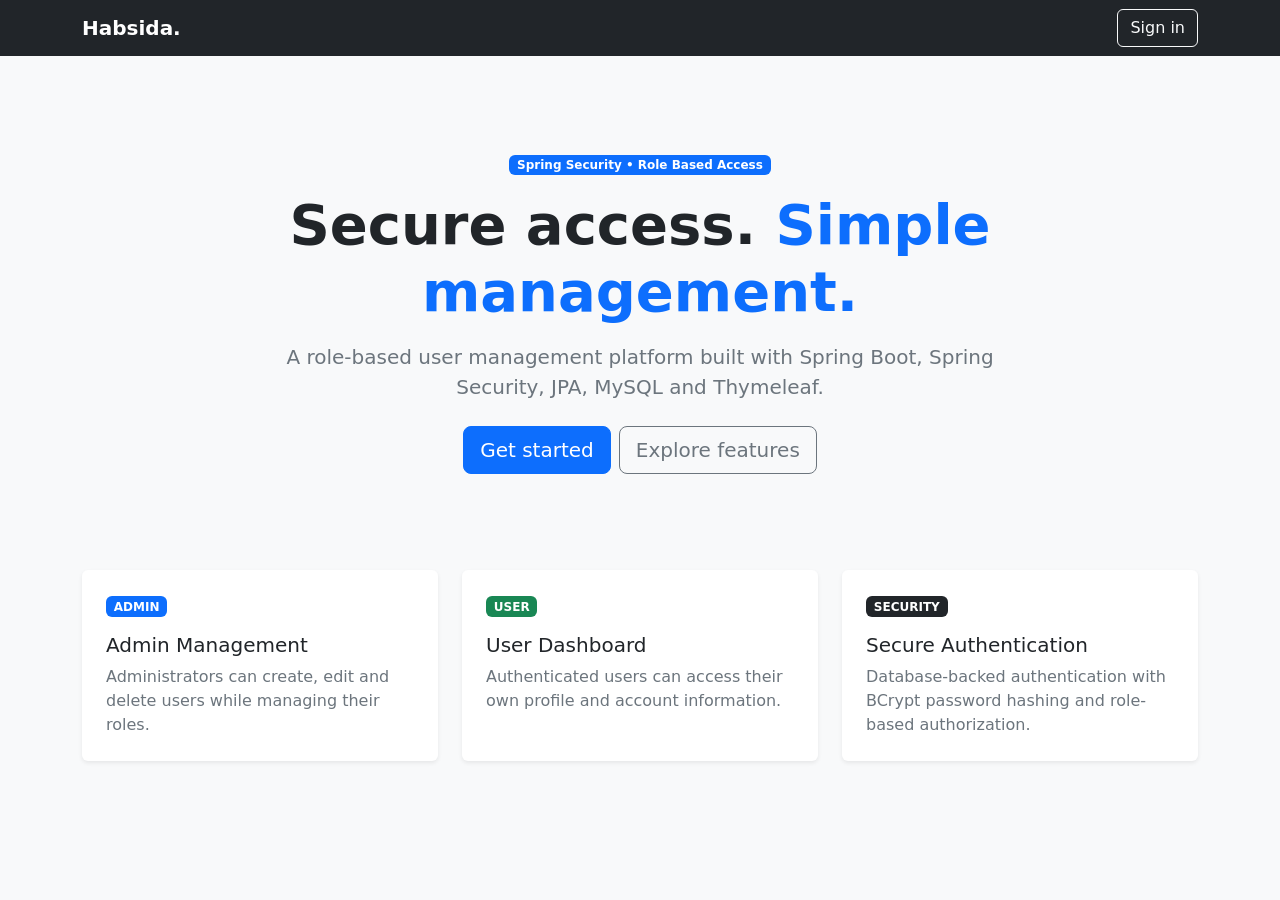
<file: src/main/resources/templates/index.html>
<!DOCTYPE html>
<html lang="en"
      xmlns:th="http://www.thymeleaf.org">

<head>
    <meta charset="UTF-8">
    <meta name="viewport"
          content="width=device-width, initial-scale=1.0">

    <title>Habsida Security</title>

    <!-- Bootstrap CSS -->
    <link href="https://cdn.jsdelivr.net/npm/bootstrap@5.3.8/dist/css/bootstrap.min.css"
          rel="stylesheet">
</head>

<body class="bg-light">

<!-- Navigation -->
<nav class="navbar navbar-expand-lg navbar-dark bg-dark">
    <div class="container">

        <a class="navbar-brand fw-bold"
           th:href="@{/}">
            Habsida.
        </a>

        <a class="btn btn-outline-light"
           th:href="@{/login}">
            Sign in
        </a>

    </div>
</nav>


<!-- Hero -->
<main class="container py-5">

    <div class="row justify-content-center text-center py-5">

        <div class="col-lg-8">

            <span class="badge text-bg-primary mb-3">
                Spring Security • Role Based Access
            </span>

            <h1 class="display-4 fw-bold mb-3">
                Secure access.
                <span class="text-primary">
                    Simple management.
                </span>
            </h1>

            <p class="lead text-secondary mb-4">
                A role-based user management platform built with
                Spring Boot, Spring Security, JPA, MySQL and Thymeleaf.
            </p>

            <div class="d-flex justify-content-center gap-2">

                <a class="btn btn-primary btn-lg"
                   th:href="@{/login}">
                    Get started
                </a>

                <a class="btn btn-outline-secondary btn-lg"
                   href="#features">
                    Explore features
                </a>

            </div>

        </div>

    </div>

</main>


<!-- Features -->
<section class="container pb-5"
         id="features">

    <div class="row g-4">

        <!-- Admin -->
        <div class="col-md-4">

            <div class="card h-100 shadow-sm border-0">

                <div class="card-body p-4">

                    <span class="badge text-bg-primary mb-3">
                        ADMIN
                    </span>

                    <h3 class="h5">
                        Admin Management
                    </h3>

                    <p class="text-secondary mb-0">
                        Administrators can create, edit and delete
                        users while managing their roles.
                    </p>

                </div>

            </div>

        </div>


        <!-- User -->
        <div class="col-md-4">

            <div class="card h-100 shadow-sm border-0">

                <div class="card-body p-4">

                    <span class="badge text-bg-success mb-3">
                        USER
                    </span>

                    <h3 class="h5">
                        User Dashboard
                    </h3>

                    <p class="text-secondary mb-0">
                        Authenticated users can access their own
                        profile and account information.
                    </p>

                </div>

            </div>

        </div>


        <!-- Security -->
        <div class="col-md-4">

            <div class="card h-100 shadow-sm border-0">

                <div class="card-body p-4">

                    <span class="badge text-bg-dark mb-3">
                        SECURITY
                    </span>

                    <h3 class="h5">
                        Secure Authentication
                    </h3>

                    <p class="text-secondary mb-0">
                        Database-backed authentication with BCrypt
                        password hashing and role-based authorization.
                    </p>

                </div>

            </div>

        </div>

    </div>

</section>


<!-- Bootstrap JS -->
<script src="https://cdn.jsdelivr.net/npm/bootstrap@5.3.8/dist/js/bootstrap.bundle.min.js">
</script>

</body>
</html>
</file>
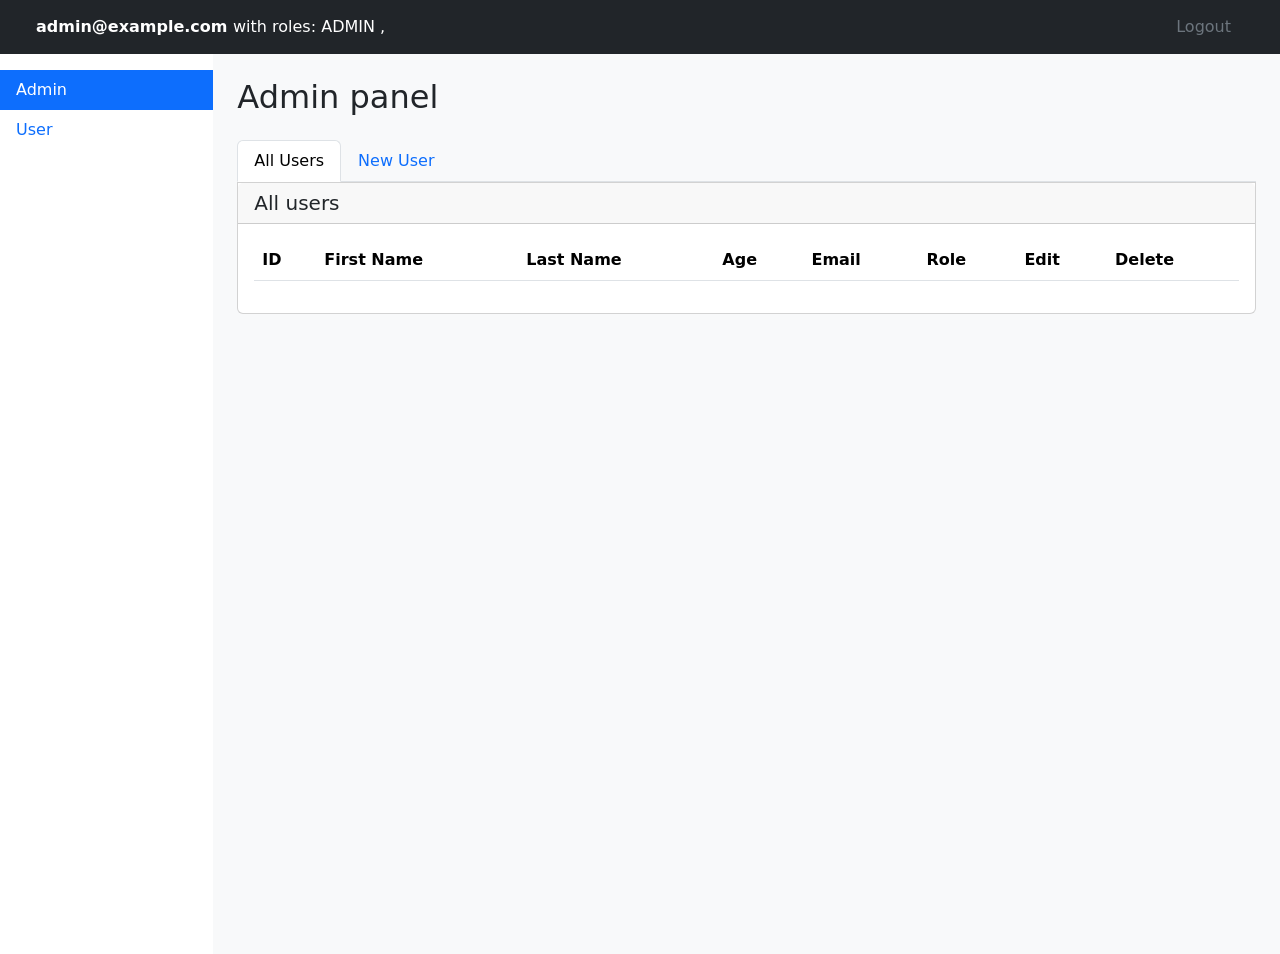
<file: src/main/resources/templates/admin.html>
<!DOCTYPE html>
<html lang="en"
      xmlns:th="http://www.thymeleaf.org">

<head>
    <meta charset="UTF-8">

    <meta name="viewport"
          content="width=device-width, initial-scale=1.0">

    <meta name="_csrf"
          th:content="${_csrf.token}">

    <meta name="_csrf_header"
          th:content="${_csrf.headerName}">

    <title>Admin Panel</title>

    <link href="https://cdn.jsdelivr.net/npm/bootstrap@5.3.8/dist/css/bootstrap.min.css"
          rel="stylesheet">
</head>

<body>

<nav class="navbar navbar-dark bg-dark px-4">

    <div class="container-fluid">

        <div class="text-white">

            <strong th:text="${authenticatedUser.email}">
                admin@example.com
            </strong>

            <span> with roles: </span>

            <span th:each="role, stat : ${authenticatedUser.roles}">

                <span th:text="${#strings.replace(
                        role.name,
                        'ROLE_',
                        ''
                )}">
                    ADMIN
                </span>

                <span th:if="${!stat.last}">, </span>

            </span>

        </div>

        <form th:action="@{/logout}"
              method="post"
              class="m-0">

            <button type="submit"
                    class="btn btn-link text-secondary text-decoration-none">
                Logout
            </button>

        </form>

    </div>

</nav>

<div class="container-fluid">

    <div class="row">

        <aside class="col-md-2 px-0 pt-3 min-vh-100 bg-white">

            <div class="nav flex-column nav-pills">

                <a class="nav-link active rounded-0"
                   th:href="@{/admin}">
                    Admin
                </a>

                <a class="nav-link rounded-0"
                   th:href="@{/user}">
                    User
                </a>

            </div>

        </aside>

        <main class="col-md-10 bg-light min-vh-100 p-4">

            <h1 class="h2 mb-4">
                Admin panel
            </h1>

            <ul class="nav nav-tabs"
                id="adminTabs"
                role="tablist">

                <li class="nav-item"
                    role="presentation">

                    <button class="nav-link active"
                            id="users-tab"
                            data-bs-toggle="tab"
                            data-bs-target="#users-pane"
                            type="button"
                            role="tab">

                        All Users

                    </button>

                </li>

                <li class="nav-item"
                    role="presentation">

                    <button class="nav-link"
                            id="new-user-tab"
                            data-bs-toggle="tab"
                            data-bs-target="#new-user-pane"
                            type="button"
                            role="tab">

                        New User

                    </button>

                </li>

            </ul>

            <div class="tab-content">

                <div class="tab-pane fade show active"
                     id="users-pane"
                     role="tabpanel">

                    <div class="card rounded-0 rounded-bottom">

                        <div class="card-header">

                            <h5 class="mb-0">
                                All users
                            </h5>

                        </div>

                        <div class="card-body">

                            <div class="table-responsive">

                                <table class="table table-striped align-middle">

                                    <thead>

                                    <tr>
                                        <th>ID</th>
                                        <th>First Name</th>
                                        <th>Last Name</th>
                                        <th>Age</th>
                                        <th>Email</th>
                                        <th>Role</th>
                                        <th>Edit</th>
                                        <th>Delete</th>
                                    </tr>

                                    </thead>

                                    <tbody id="usersTableBody">
                                    </tbody>

                                </table>

                            </div>

                        </div>

                    </div>

                    <div class="modal fade"
                         id="editUserModal"
                         tabindex="-1"
                         aria-hidden="true">

                        <div class="modal-dialog">

                            <div class="modal-content">

                                <div class="modal-header">

                                    <h5 class="modal-title">
                                        Edit user
                                    </h5>

                                    <button type="button"
                                            class="btn-close"
                                            data-bs-dismiss="modal"
                                            aria-label="Close">
                                    </button>

                                </div>

                                <form id="editUserForm">

                                    <div class="modal-body">

                                        <input type="hidden"
                                               id="editUserId">

                                        <div class="mb-3">

                                            <label class="form-label fw-bold">
                                                ID
                                            </label>

                                            <input type="text"
                                                   class="form-control"
                                                   id="editIdDisplay"
                                                   disabled>

                                        </div>

                                        <div class="mb-3">

                                            <label for="editFirstName"
                                                   class="form-label fw-bold">
                                                First name
                                            </label>

                                            <input type="text"
                                                   class="form-control"
                                                   id="editFirstName"
                                                   required>

                                        </div>

                                        <div class="mb-3">

                                            <label for="editLastName"
                                                   class="form-label fw-bold">
                                                Last name
                                            </label>

                                            <input type="text"
                                                   class="form-control"
                                                   id="editLastName"
                                                   required>

                                        </div>

                                        <div class="mb-3">

                                            <label for="editAge"
                                                   class="form-label fw-bold">
                                                Age
                                            </label>

                                            <input type="number"
                                                   class="form-control"
                                                   id="editAge"
                                                   required>

                                        </div>

                                        <div class="mb-3">

                                            <label for="editEmail"
                                                   class="form-label fw-bold">
                                                Email
                                            </label>

                                            <input type="email"
                                                   class="form-control"
                                                   id="editEmail"
                                                   required>

                                        </div>

                                        <div class="mb-3">

                                            <label for="editPassword"
                                                   class="form-label fw-bold">
                                                Password
                                            </label>

                                            <input type="password"
                                                   class="form-control"
                                                   id="editPassword"
                                                   autocomplete="new-password">

                                            <div class="form-text">
                                                Leave blank to keep the current password.
                                            </div>

                                        </div>

                                        <div class="mb-3">

                                            <label class="form-label fw-bold">
                                                Role
                                            </label>

                                            <div class="border rounded p-3 bg-light"
                                                 id="editRoles">
                                            </div>

                                        </div>

                                        <div class="alert alert-danger d-none"
                                             id="editError">
                                        </div>

                                    </div>

                                    <div class="modal-footer">

                                        <button type="button"
                                                class="btn btn-secondary"
                                                data-bs-dismiss="modal">
                                            Close
                                        </button>

                                        <button type="submit"
                                                class="btn btn-primary">
                                            Edit
                                        </button>

                                    </div>

                                </form>

                            </div>

                        </div>

                    </div>

                    <div class="modal fade"
                         id="deleteUserModal"
                         tabindex="-1"
                         aria-hidden="true">

                        <div class="modal-dialog">

                            <div class="modal-content">

                                <div class="modal-header">

                                    <h5 class="modal-title">
                                        Delete user
                                    </h5>

                                    <button type="button"
                                            class="btn-close"
                                            data-bs-dismiss="modal"
                                            aria-label="Close">
                                    </button>

                                </div>

                                <form id="deleteUserForm">

                                    <div class="modal-body">

                                        <input type="hidden"
                                               id="deleteUserId">

                                        <div class="mb-3">

                                            <label class="form-label fw-bold">
                                                ID
                                            </label>

                                            <input type="text"
                                                   class="form-control"
                                                   id="deleteIdDisplay"
                                                   disabled>

                                        </div>

                                        <div class="mb-3">

                                            <label class="form-label fw-bold">
                                                First name
                                            </label>

                                            <input type="text"
                                                   class="form-control"
                                                   id="deleteFirstName"
                                                   disabled>

                                        </div>

                                        <div class="mb-3">

                                            <label class="form-label fw-bold">
                                                Last name
                                            </label>

                                            <input type="text"
                                                   class="form-control"
                                                   id="deleteLastName"
                                                   disabled>

                                        </div>

                                        <div class="mb-3">

                                            <label class="form-label fw-bold">
                                                Age
                                            </label>

                                            <input type="number"
                                                   class="form-control"
                                                   id="deleteAge"
                                                   disabled>

                                        </div>

                                        <div class="mb-3">

                                            <label class="form-label fw-bold">
                                                Email
                                            </label>

                                            <input type="email"
                                                   class="form-control"
                                                   id="deleteEmail"
                                                   disabled>

                                        </div>

                                        <div class="mb-3">

                                            <label class="form-label fw-bold">
                                                Role
                                            </label>

                                            <input type="text"
                                                   class="form-control"
                                                   id="deleteRoles"
                                                   disabled>

                                        </div>

                                        <div class="alert alert-danger d-none"
                                             id="deleteError">
                                        </div>

                                    </div>

                                    <div class="modal-footer">

                                        <button type="button"
                                                class="btn btn-secondary"
                                                data-bs-dismiss="modal">
                                            Close
                                        </button>

                                        <button type="submit"
                                                class="btn btn-danger">
                                            Delete
                                        </button>

                                    </div>

                                </form>

                            </div>

                        </div>

                    </div>

                </div>

                <div class="tab-pane fade"
                     id="new-user-pane"
                     role="tabpanel">

                    <div class="card rounded-0 rounded-bottom">

                        <div class="card-header">

                            <h5 class="mb-0">
                                Add new user
                            </h5>

                        </div>

                        <div class="card-body">

                            <div class="row justify-content-center">

                                <div class="col-md-5">

                                    <form id="newUserForm">

                                        <div class="mb-3">

                                            <label for="newFirstName"
                                                   class="form-label fw-bold">
                                                First name
                                            </label>

                                            <input id="newFirstName"
                                                   type="text"
                                                   class="form-control"
                                                   required>

                                        </div>

                                        <div class="mb-3">

                                            <label for="newLastName"
                                                   class="form-label fw-bold">
                                                Last name
                                            </label>

                                            <input id="newLastName"
                                                   type="text"
                                                   class="form-control"
                                                   required>

                                        </div>

                                        <div class="mb-3">

                                            <label for="newAge"
                                                   class="form-label fw-bold">
                                                Age
                                            </label>

                                            <input id="newAge"
                                                   type="number"
                                                   class="form-control"
                                                   required>

                                        </div>

                                        <div class="mb-3">

                                            <label for="newEmail"
                                                   class="form-label fw-bold">
                                                Email
                                            </label>

                                            <input id="newEmail"
                                                   type="email"
                                                   class="form-control"
                                                   required>

                                        </div>

                                        <div class="mb-3">

                                            <label for="newPassword"
                                                   class="form-label fw-bold">
                                                Password
                                            </label>

                                            <input id="newPassword"
                                                   type="password"
                                                   class="form-control"
                                                   autocomplete="new-password"
                                                   required>

                                        </div>

                                        <div class="mb-3">

                                            <label class="form-label fw-bold">
                                                Role
                                            </label>

                                            <div class="border rounded p-3 bg-light"
                                                 id="newUserRoles">
                                            </div>

                                        </div>

                                        <div class="alert alert-danger d-none"
                                             id="newUserError">
                                        </div>

                                        <button type="submit"
                                                class="btn btn-success">
                                            Add new user
                                        </button>

                                    </form>

                                </div>

                            </div>

                        </div>

                    </div>

                </div>

            </div>

        </main>

    </div>

</div>

<script src="https://cdn.jsdelivr.net/npm/bootstrap@5.3.8/dist/js/bootstrap.bundle.min.js">
</script>

<script th:src="@{/js/admin.js}"></script>

</body>
</html>
</file>
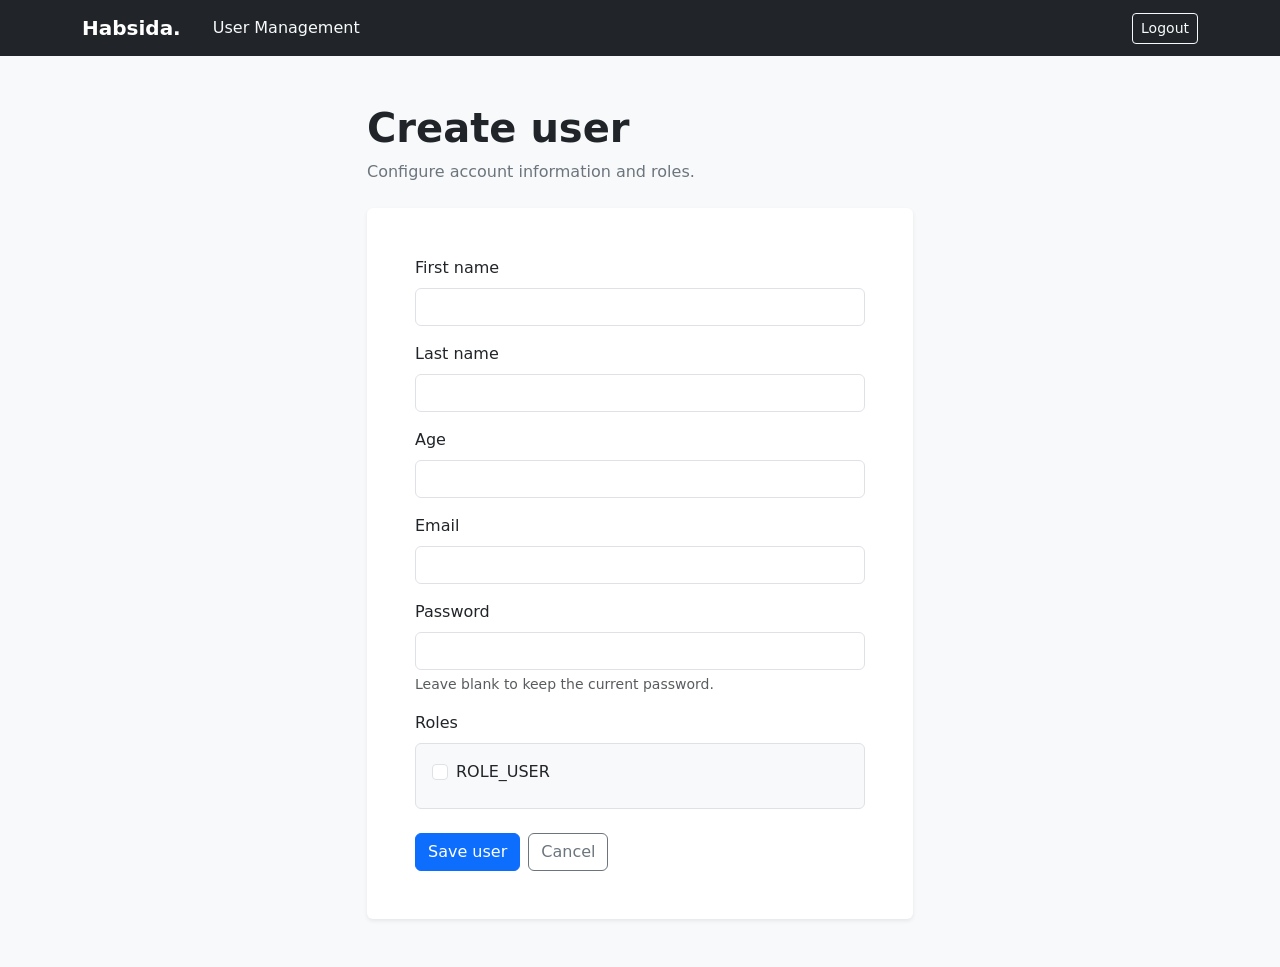
<file: src/main/resources/templates/user-form.html>
<!DOCTYPE html>
<html lang="en"
      xmlns:th="http://www.thymeleaf.org">

<head>
    <meta charset="UTF-8">
    <meta name="viewport"
          content="width=device-width, initial-scale=1.0">

    <title>User Form</title>

    <link href="https://cdn.jsdelivr.net/npm/bootstrap@5.3.8/dist/css/bootstrap.min.css"
          rel="stylesheet">
</head>

<body class="bg-light">

<!-- Navbar -->
<nav class="navbar navbar-dark bg-dark">
    <div class="container">

        <div class="d-flex align-items-center gap-3">

            <a class="navbar-brand fw-bold mb-0"
               th:href="@{/admin}">
                Habsida.
            </a>

            <span class="navbar-text text-light">
                User Management
            </span>

        </div>

        <form th:action="@{/logout}"
              method="post"
              class="m-0">

            <button class="btn btn-outline-light btn-sm"
                    type="submit">
                Logout
            </button>

        </form>

    </div>
</nav>


<!-- Main -->
<main class="container py-5">

    <div class="row justify-content-center">

        <div class="col-lg-7 col-xl-6">

            <div class="mb-4">

                <h1 class="fw-bold"
                    th:text="${user.id == null
                    ? 'Create user'
                    : 'Edit user'}">
                    Create user
                </h1>

                <p class="text-secondary mb-0">
                    Configure account information and roles.
                </p>

            </div>


            <div class="card border-0 shadow-sm">

                <div class="card-body p-4 p-md-5">

                    <form th:action="@{/admin/save}"
                          th:object="${user}"
                          method="post">

                        <!-- User ID -->
                        <input type="hidden"
                               th:field="*{id}">


                        <!-- First name -->
                        <div class="mb-3">

                            <label for="firstName"
                                   class="form-label">
                                First name
                            </label>

                            <input id="firstName"
                                   type="text"
                                   class="form-control"
                                   th:field="*{firstName}"
                                   th:classappend="${#fields.hasErrors('firstName')}
                                   ? 'is-invalid' : ''">

                            <div class="invalid-feedback"
                                 th:if="${#fields.hasErrors('firstName')}"
                                 th:errors="*{firstName}">
                                First name error
                            </div>

                        </div>


                        <!-- Last name -->
                        <div class="mb-3">

                            <label for="lastName"
                                   class="form-label">
                                Last name
                            </label>

                            <input id="lastName"
                                   type="text"
                                   class="form-control"
                                   th:field="*{lastName}"
                                   th:classappend="${#fields.hasErrors('lastName')}
                                   ? 'is-invalid' : ''">

                            <div class="invalid-feedback"
                                 th:if="${#fields.hasErrors('lastName')}"
                                 th:errors="*{lastName}">
                                Last name error
                            </div>

                        </div>


                        <!-- Age -->
                        <div class="mb-3">

                            <label for="age"
                                   class="form-label">
                                Age
                            </label>

                            <input id="age"
                                   type="number"
                                   class="form-control"
                                   th:field="*{age}">

                        </div>


                        <!-- Email -->
                        <div class="mb-3">

                            <label for="email"
                                   class="form-label">
                                Email
                            </label>

                            <input id="email"
                                   type="email"
                                   class="form-control"
                                   th:field="*{email}"
                                   th:classappend="${#fields.hasErrors('email')}
                                   ? 'is-invalid' : ''">

                            <div class="invalid-feedback"
                                 th:if="${#fields.hasErrors('email')}"
                                 th:errors="*{email}">
                                Email error
                            </div>

                        </div>


                        <!-- Password -->
                        <div class="mb-3">

                            <label for="password"
                                   class="form-label">
                                Password
                            </label>

                            <input id="password"
                                   type="password"
                                   class="form-control"
                                   th:field="*{password}"
                                   autocomplete="new-password"
                                   th:classappend="${#fields.hasErrors('password')}
                                   ? 'is-invalid' : ''">

                            <div class="invalid-feedback"
                                 th:if="${#fields.hasErrors('password')}"
                                 th:errors="*{password}">
                                Password error
                            </div>

                            <div class="form-text"
                                 th:if="${user.id != null}">
                                Leave blank to keep the current password.
                            </div>

                        </div>


                        <!-- Roles -->
                        <div class="mb-4">

                            <label class="form-label">
                                Roles
                            </label>

                            <div class="border rounded p-3 bg-light">

                                <div class="form-check mb-2"
                                     th:each="role : ${roles}">

                                    <input class="form-check-input"
                                           type="checkbox"
                                           th:field="*{roles}"
                                           th:value="${role.id}">

                                    <label class="form-check-label"
                                           th:for="${#ids.prev('roles')}"
                                           th:text="${role.name}">
                                        ROLE_USER
                                    </label>

                                </div>

                            </div>

                        </div>


                        <!-- Actions -->
                        <div class="d-flex gap-2">

                            <button class="btn btn-primary"
                                    type="submit">
                                Save user
                            </button>

                            <a class="btn btn-outline-secondary"
                               th:href="@{/admin}">
                                Cancel
                            </a>

                        </div>

                    </form>

                </div>

            </div>

        </div>

    </div>

</main>


<script src="https://cdn.jsdelivr.net/npm/bootstrap@5.3.8/dist/js/bootstrap.bundle.min.js">
</script>

</body>
</html>
</file>
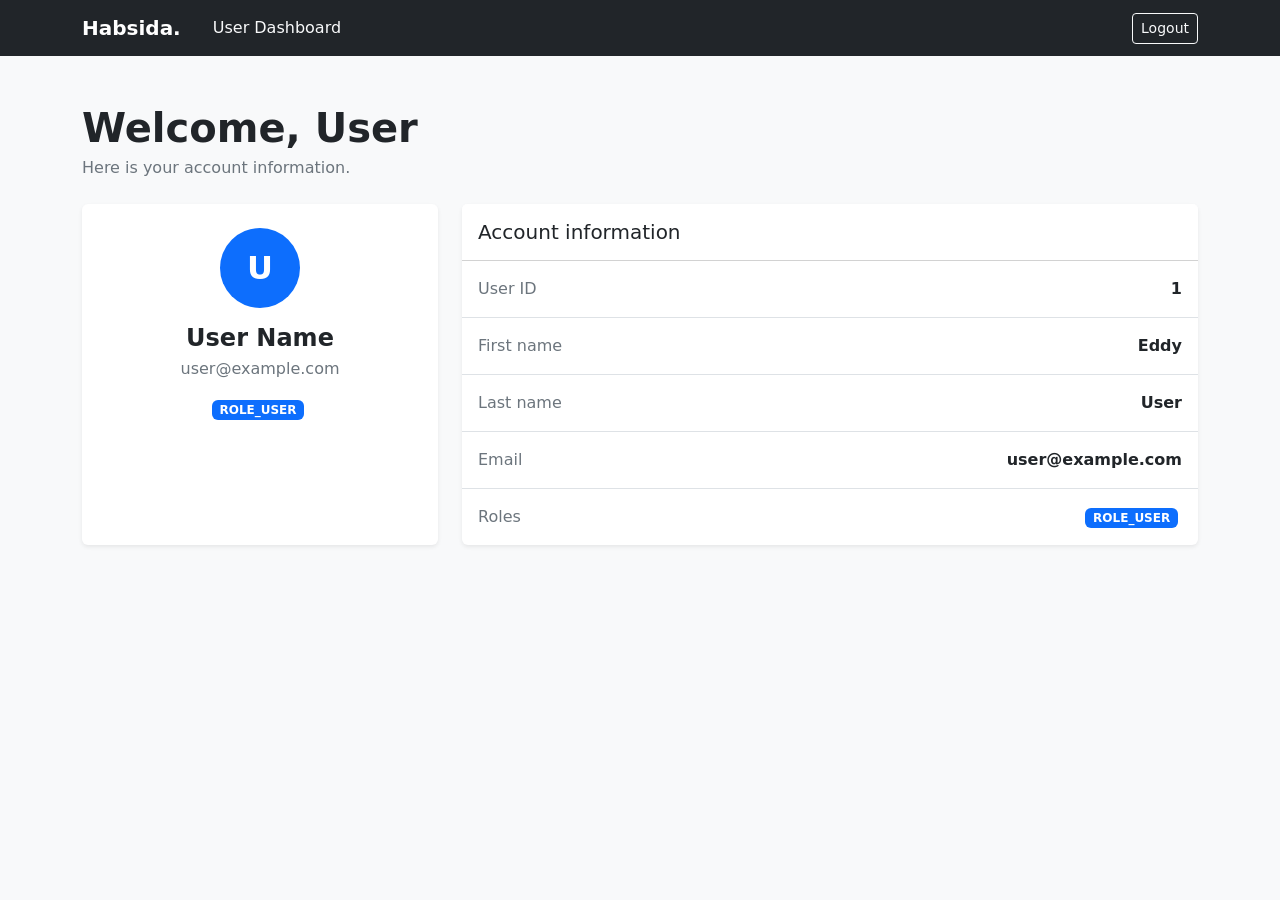
<file: src/main/resources/templates/user.html>
<!DOCTYPE html>
<html lang="en"
      xmlns:th="http://www.thymeleaf.org">

<head>
    <meta charset="UTF-8">
    <meta name="viewport"
          content="width=device-width, initial-scale=1.0">

    <title>User Dashboard</title>

    <!-- Bootstrap CSS -->
    <link href="https://cdn.jsdelivr.net/npm/bootstrap@5.3.8/dist/css/bootstrap.min.css"
          rel="stylesheet">
</head>

<body class="bg-light">

<!-- Navbar -->
<nav class="navbar navbar-dark bg-dark">
    <div class="container">

        <div class="d-flex align-items-center gap-3">

            <a class="navbar-brand fw-bold mb-0"
               th:href="@{/user}">
                Habsida.
            </a>

            <span class="navbar-text text-light">
                User Dashboard
            </span>

        </div>

        <form th:action="@{/logout}"
              method="post"
              class="m-0">

            <button class="btn btn-outline-light btn-sm"
                    type="submit">
                Logout
            </button>

        </form>

    </div>
</nav>


<!-- Main -->
<main class="container py-5">

    <!-- Welcome -->
    <div class="mb-4">

        <h1 class="fw-bold mb-1">
            Welcome,
            <span th:text="${user.firstName}">
                User
            </span>
        </h1>

        <p class="text-secondary mb-0">
            Here is your account information.
        </p>

    </div>


    <div class="row g-4">

        <!-- Profile -->
        <div class="col-lg-4">

            <div class="card border-0 shadow-sm h-100">

                <div class="card-body text-center p-4">

                    <!-- Avatar -->
                    <div class="bg-primary text-white
                                rounded-circle
                                d-flex align-items-center
                                justify-content-center
                                mx-auto mb-3"
                         style="width: 80px; height: 80px;">

                        <span class="fs-2 fw-bold"
                              th:text="${#strings.substring(
                              user.firstName, 0, 1
                              ).toUpperCase()}">
                            U
                        </span>

                    </div>


                    <!-- Name -->
                    <h2 class="h4 fw-bold mb-1"
                        th:text="${user.firstName + ' ' + user.lastName}">
                        User Name
                    </h2>


                    <!-- Email -->
                    <p class="text-secondary mb-3"
                       th:text="${user.email}">
                        user@example.com
                    </p>


                    <!-- Roles -->
                    <div>

                        <span class="badge text-bg-primary me-1"
                              th:each="role : ${user.roles}"
                              th:text="${role.name}">
                            ROLE_USER
                        </span>

                    </div>

                </div>

            </div>

        </div>


        <!-- Account information -->
        <div class="col-lg-8">

            <div class="card border-0 shadow-sm h-100">

                <div class="card-header bg-white py-3">

                    <h2 class="h5 mb-0">
                        Account information
                    </h2>

                </div>


                <div class="card-body p-0">

                    <!-- ID -->
                    <div class="d-flex justify-content-between
                                border-bottom p-3">

                        <span class="text-secondary">
                            User ID
                        </span>

                        <strong th:text="${user.id}">
                            1
                        </strong>

                    </div>


                    <!-- First name -->
                    <div class="d-flex justify-content-between
                                border-bottom p-3">

                        <span class="text-secondary">
                            First name
                        </span>

                        <strong th:text="${user.firstName}">
                            Eddy
                        </strong>

                    </div>


                    <!-- Last name -->
                    <div class="d-flex justify-content-between
                                border-bottom p-3">

                        <span class="text-secondary">
                            Last name
                        </span>

                        <strong th:text="${user.lastName}">
                            User
                        </strong>

                    </div>


                    <!-- Email -->
                    <div class="d-flex justify-content-between
                                border-bottom p-3">

                        <span class="text-secondary">
                            Email
                        </span>

                        <strong th:text="${user.email}">
                            user@example.com
                        </strong>

                    </div>


                    <!-- Roles -->
                    <div class="d-flex justify-content-between
                                align-items-center p-3">

                        <span class="text-secondary">
                            Roles
                        </span>

                        <div>

                            <span class="badge text-bg-primary me-1"
                                  th:each="role : ${user.roles}"
                                  th:text="${role.name}">
                                ROLE_USER
                            </span>

                        </div>

                    </div>

                </div>

            </div>

        </div>

    </div>

</main>


<!-- Bootstrap JS -->
<script src="https://cdn.jsdelivr.net/npm/bootstrap@5.3.8/dist/js/bootstrap.bundle.min.js">
</script>

</body>
</html>
</file>
